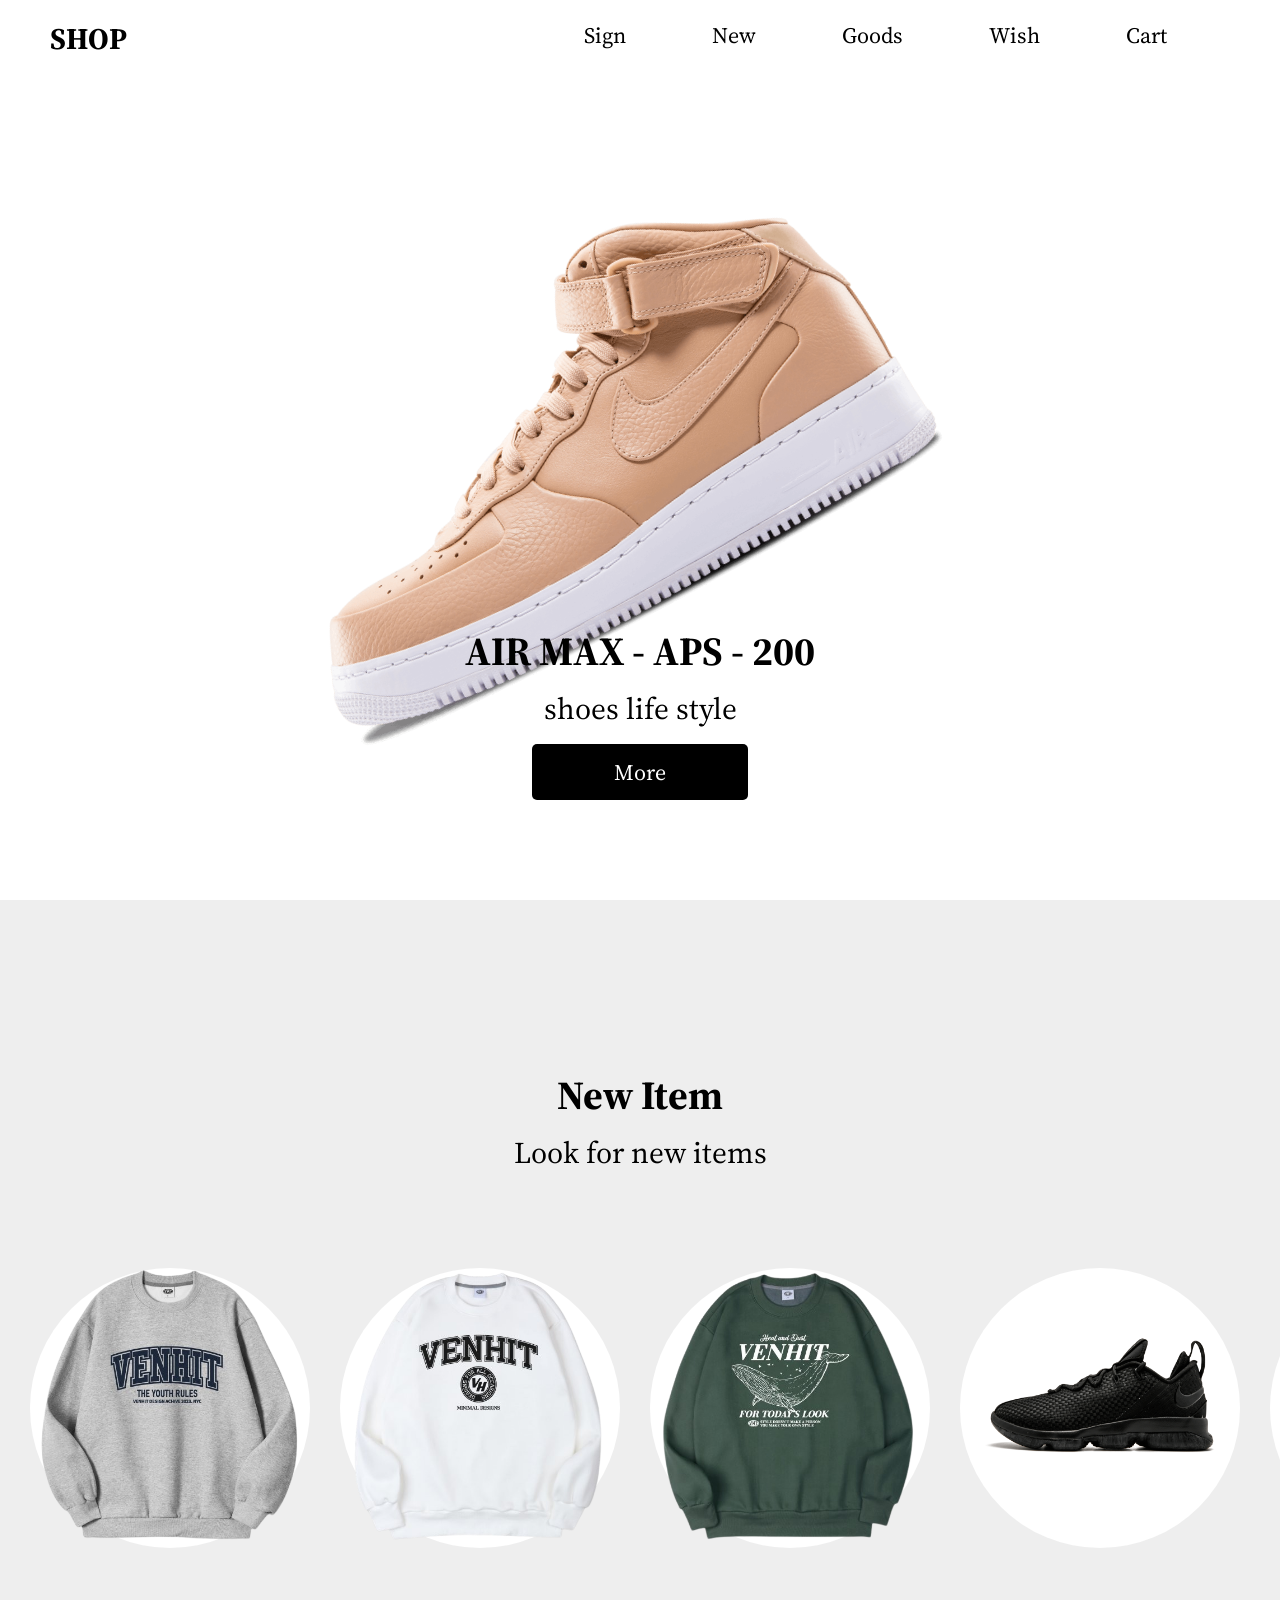
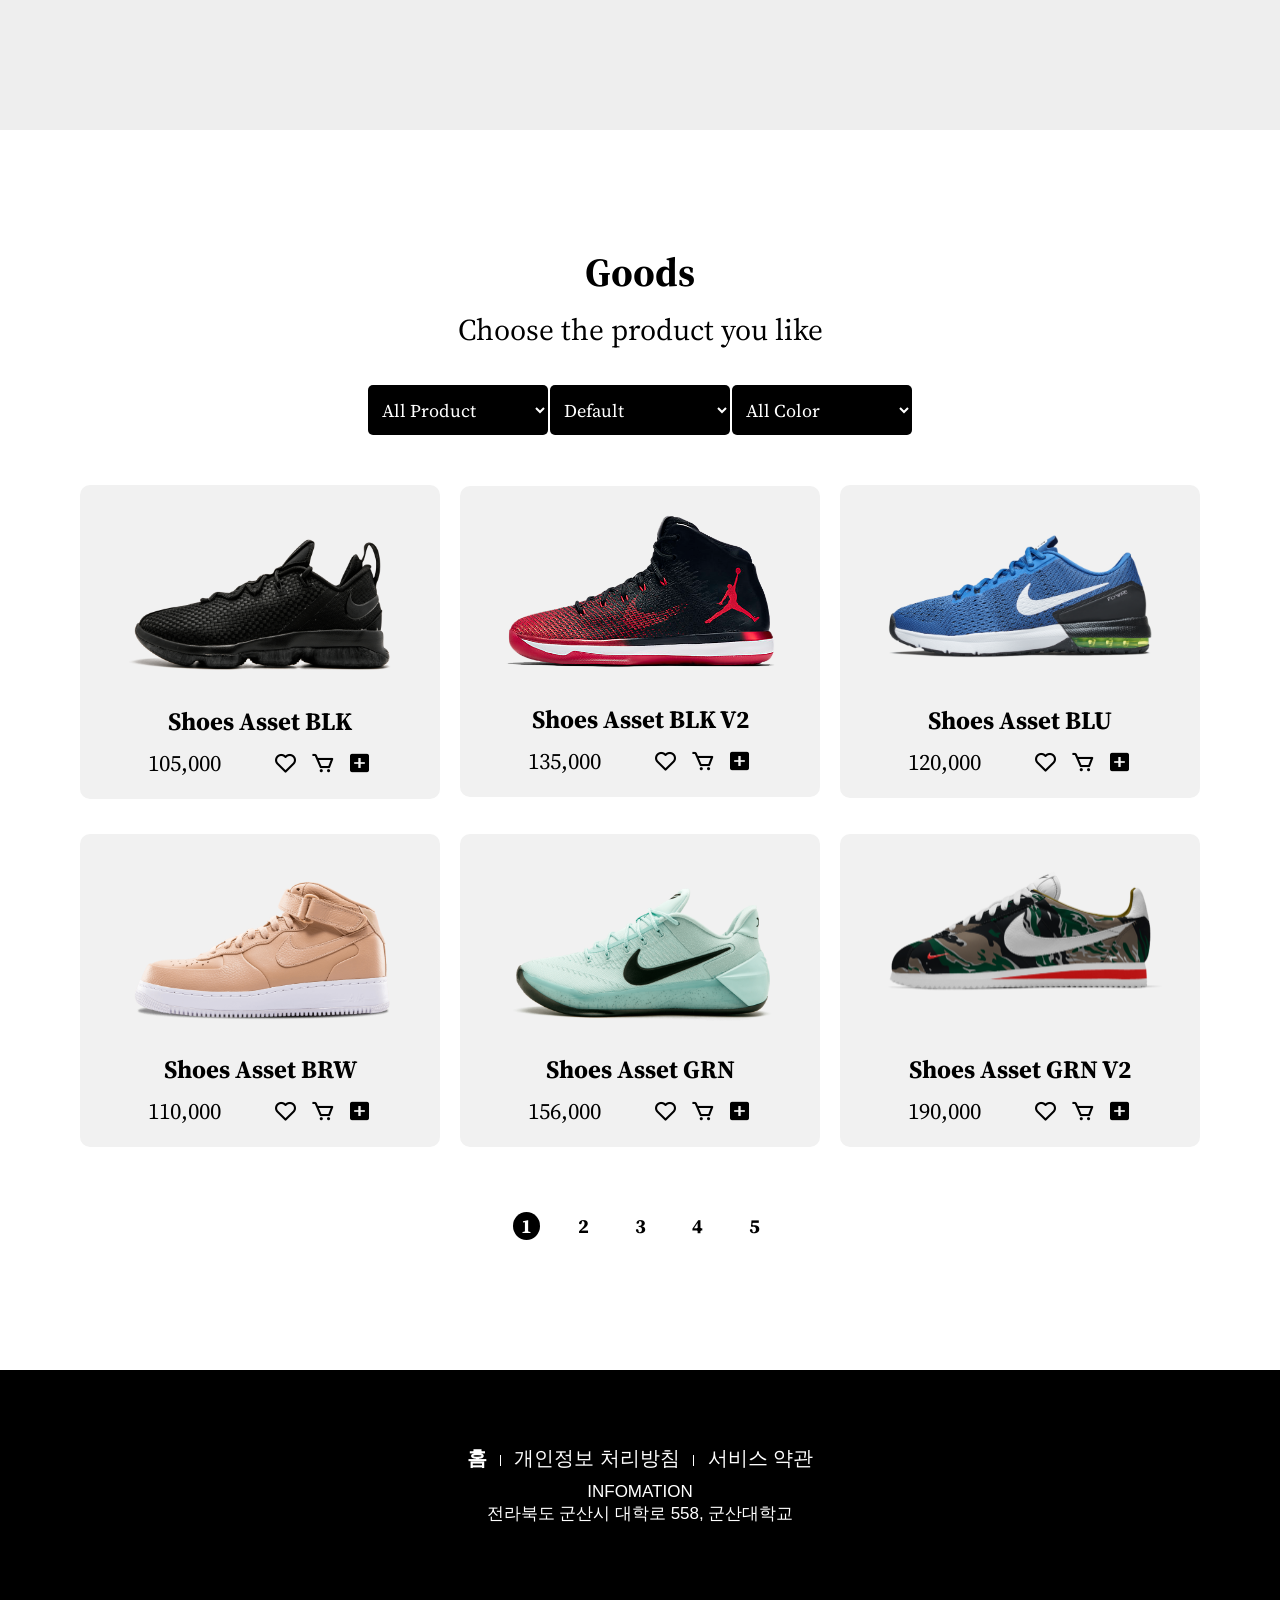
<file: index.html>
<!DOCTYPE html>
<html lang="en">
  <head>
    <meta charset="UTF-8" />
    <meta name="viewport" content="width=device-width, initial-scale=1.0" />
    <link rel="stylesheet" href="./css/reset.css" />
    <link rel="stylesheet" href="./css/style.css" />
    <!-- icon -->
    <link
      href="https://unpkg.com/boxicons@2.0.7/css/boxicons.min.css"
      rel="stylesheet"
    />
    <!-- font -->
    <link rel="preconnect" href="https://fonts.gstatic.com" />
    <link
      href="https://fonts.googleapis.com/css2?family=Source+Serif+Pro:wght@400;700&display=swap"
      rel="stylesheet"
    />
    <title>A Mall</title>
  </head>
  <body>
    <!-- header -->
    <header data-include-path="header.html"></header>
    <!-- landing Page -->
    <section id="home" class="home">
      <div class="landing">
        <div class="landing-image-box">
          <img src="./assets/shoes_brown2.png" alt="shoes-image" />
        </div>
        <div class="landing-desc-box">
          <div class="sec-top">
            <h2 class="sec-tit">AIR MAX - APS - 200</h2>
            <p class="sec-desc">shoes life style</p>
          </div>
          <a href="detail.html?8" class="landing-detail-link">More</a>
        </div>
      </div>
    </section>
    <div id="login-popup" class="hidden">
        <form id="login-form">
             <h1>Sign In</h1> <br>
            <label for="username">Username:</label>
            <input type="text" id="username" name="username" required> <br> <br>

            <label for="password">Password:</label>
            <input type="password" id="password" name="password" required> <br> <br>

            <button type="submit" style="font-size:1.8rem;">Sign In</button>
            <div style="float: right; font-size:1.5rem; margin-right:3px;">
              <a href="register.html">Sign Up</a>
            </div>
        </form>
    </div>
    <!-- new item-->
    <section id="new" class="new-page">
      <div class="sec-top new-top">
        <h1 class="sec-tit new-tit">New Item</h1>
        <p class="sec-desc">Look for new items</p>
      </div>
      <ul class="new-box">
        <li class="new-box-list">
          <a href="detail.html?105" class="new-item-link">
            <img
              src="./assets/cloth_venhit_grey.png"
              alt="new goods"
              class="new-item2"
            />
          </a>
        </li>
        <li class="new-box-list">
          <a href="detail.html?106" class="new-item-link">
            <img
              src="./assets/cloth_venhit_white.png"
              alt="new goods"
              class="new-item2"
            />
          </a>
        </li>
        <li class="new-box-list">
          <a href="detail.html?107" class="new-item-link">
            <img
              src="./assets/cloth_venhit_green.png"
              alt="new goods"
              class="new-item2"
            />
          </a>
        </li>
        <li class="new-box-list">
          <a href="detail.html?1" class="new-item-link">
            <img
              src="./assets/shoes_black.png"
              alt="new goods"
              class="new-item"
            />
          </a>
        </li>
        <li class="new-box-list">
          <a href="detail.html?18" class="new-item-link">
            <img
              src="./assets/shoes_yellow2.png"
              alt="new goods"
              class="new-item"
            />
          </a>
        </li>
        <li class="new-box-list">
          <a href="detail.html?14" class="new-item-link">
            <img
              src="./assets/shoes_red3.png"
              alt="new goods"
              class="new-item"
            />
          </a>
        </li>
        <li class="new-box-list">
          <a href="detail.html?5" class="new-item-link">
            <img
              src="./assets/shoes_green.png"
              alt="new goods"
              class="new-item"
            />
          </a>
        </li>
        <li class="new-box-list">
          <a href="detail.html?8" class="new-item-link">
            <img
              src="./assets/shoes_pink.png"
              alt="new goods"
              class="new-item"
            />
          </a>
        </li>
      </ul>
    </section>

    <!-- goods -->
    <main id="goods" class="goods-page">
      <div class="sec-top">
        <h1 class="sec-tit">Goods</h1>
        <p class="sec-desc goods-desc">Choose the product you like</p>
      </div>
      <div class="goods-sort">
          <select name="category-choice" class="goods-item category-item">
          <option selected>All Product</option>
          <option
            data-key="category"
            data-value="shoes"
            class="choice-sort select-shoes"
          >
            Shoes
          </option>
          <option
            data-key="category"
            data-value="cloth"
            class="choice-sort select-cloth"
          >
            Cloth
          </option>
        </select>
        <select name="sort-choice" class="goods-item price-item">
          <option value="default">Default</option>
          <option value="lowToHigh">Low to High</option>
          <option value="highToLow">High to Low</option>
        </select>
        <select name="color-choice" class="goods-item color-item">
          <option selected>All Color</option>
          <option
            data-key="color"
            data-value="black"
            class="choice-sort select-black"
          >
            Black
          </option>
          <option
            data-key="color"
            data-value="blue"
            class="choice-sort select-blue"
          >
            Blue
          </option>
          <option
            data-key="color"
            data-value="brown"
            class="choice-sort select-brown"
          >
            Brown
          </option>
          <option
            data-key="color"
            data-value="green"
            class="choice-sort select-green"
          >
            Green
          </option>
          <option
            data-key="color"
            data-value="grey"
            class="choice-sort select-grey"
          >
            Grey
          </option>
          <option
            data-key="color"
            data-value="pink"
            class="choice-sort select-pink"
          >
            Pink
          </option>
          <option
            data-key="color"
            data-value="purple"
            class="choice-sort select-purple"
          >
            Purple
          </option>
          <option
            data-key="color"
            data-value="red"
            class="choice-sort select-red"
          >
            Red
          </option>
          <option
            data-key="color"
            data-value="white"
            class="choice-sort select-white"
          >
            White
          </option>
          <option
            data-key="color"
            data-value="yellow"
            class="choice-sort select-yellow"
          >
            Yellow
          </option>
        </select>
      </div>
      <ul class="goods-container"></ul>
      <ol class="goods-pagination"></ol>
        
    </main>
 <style>
      /* Add the following style to set the footer initially hidden */
      footer {
        position: fixed;
        bottom: 0;
        left: 0;
        width: 100%;
        background-color: #333;
        color: #fff;
        padding: 10px;
        display: none;
        text-align: center;
      }
    </style>
    <!-- footer -->
    <footer data-include-path="footer.html">
      This is the footer.
    </footer>
    <script type="module" src="./js/main.js"></script>
    <script type="module" src="./js/loadItem.js"></script>
    <script>
      document.addEventListener("DOMContentLoaded", function () {
        let scrolled = false;
        const footer = document.querySelector("footer");

        function showFooterOnScroll() {
          // Check if the user has scrolled to the bottom
          if (
            window.innerHeight + window.scrollY >=
            document.body.scrollHeight
          ) {
            // If scrolled is false, set it to true and return
            if (!scrolled) {
              scrolled = true;
              return;
            }

            // If scrolled is true, show the footer
            footer.style.display = "block";
          } else {
            // If not at the bottom, hide the footer
            footer.style.display = "none";
          }
        }

        // Attach the showFooterOnScroll function to the scroll event
        window.addEventListener("scroll", showFooterOnScroll);
      });
    </script>
  </body>
</html>
</file>
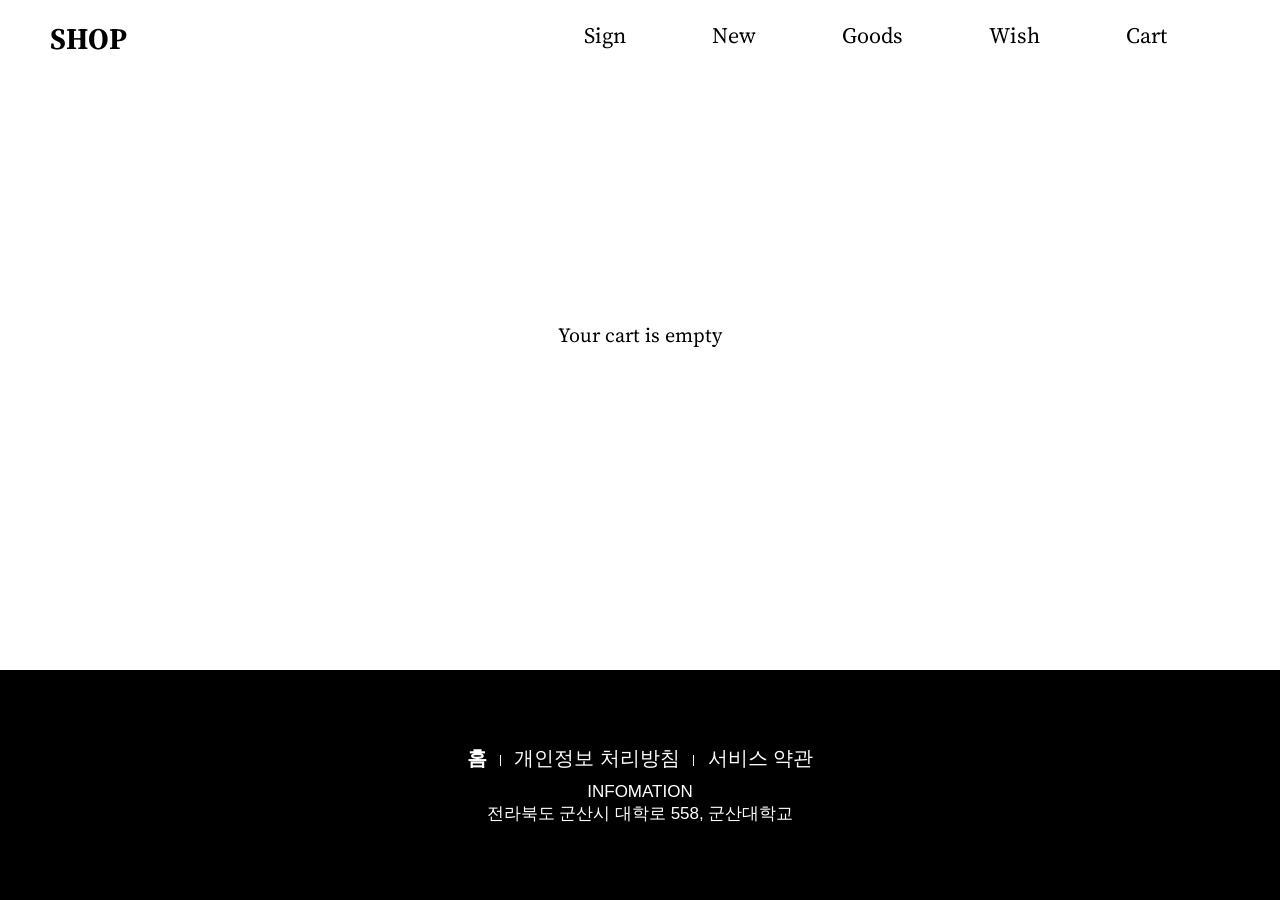
<file: cart.html>
<!DOCTYPE html>
<html lang="en">
  <head>
    <meta charset="UTF-8" />
    <meta name="viewport" content="width=device-width, initial-scale=1.0" />
    <link rel="stylesheet" href="./css/reset.css" />
    <link rel="stylesheet" href="./css/style.css" />
    <link rel="stylesheet" href="./css/cart.css" />
    <link
      href="https://unpkg.com/boxicons@2.0.7/css/boxicons.min.css"
      rel="stylesheet"
    />
    <link rel="preconnect" href="https://fonts.gstatic.com" />
    <link
      href="https://fonts.googleapis.com/css2?family=Source+Serif+Pro:wght@400;700&display=swap"
      rel="stylesheet"
    />
    <title>ShoesMall</title>
  </head>
  <body>
    <!-- header -->
    <header data-include-path="header.html"></header>

    <!-- cart -->
    <section class="cart-page">
      <div class="empty">
        <p>Your cart is empty</p>
      </div>
      <div class="cart-container-box hidden">
        <ul class="cart-container"></ul>
        <div class="cart-total">
          <dl class="total">
            <dt class="total-title">Total</dt>
            <dd id = "saint" class="total-price"></dd>
          </dl>
        </div>
        <button class="control-btn total-order">Order selected Items </button>
      </div>
        <div class="order-popup hidden">
          <div class="popup-container">
            <h1>Order Information</h1>
            <form action="#">
              <label for="name"> <br> 주문자 이름:</label>
              <input type="text" id="name" name="name" required>
              <label for="phone">전화번호:</label> 
              <input type="phone" id="phone" name="phone" required>
              <label for="shippingAddress">주소:</label>
              <textarea id="shippingAddress" name="shippingAddress" rows="3" required></textarea>
              <label for="orderMessage">특이사항:</label>
              <textarea id="orderMessage" name="shippingAddress" rows="1" required></textarea> <br>
              <dd id="saint" class="total-price"></dd>
              <input type="submit" class="control-btn" value="Submit Order">
            </form>
          </div>
        </div>
            </section>
    <!-- footer -->
    <footer data-include-path="footer.html"></footer>
    <script type="module" src="./js/main.js"></script>
    <script type="module" src="./js/loadItem.js"></script>
    <script type="module" src="./js/cartPage.js"></script>
  </body>
</html>
</file>
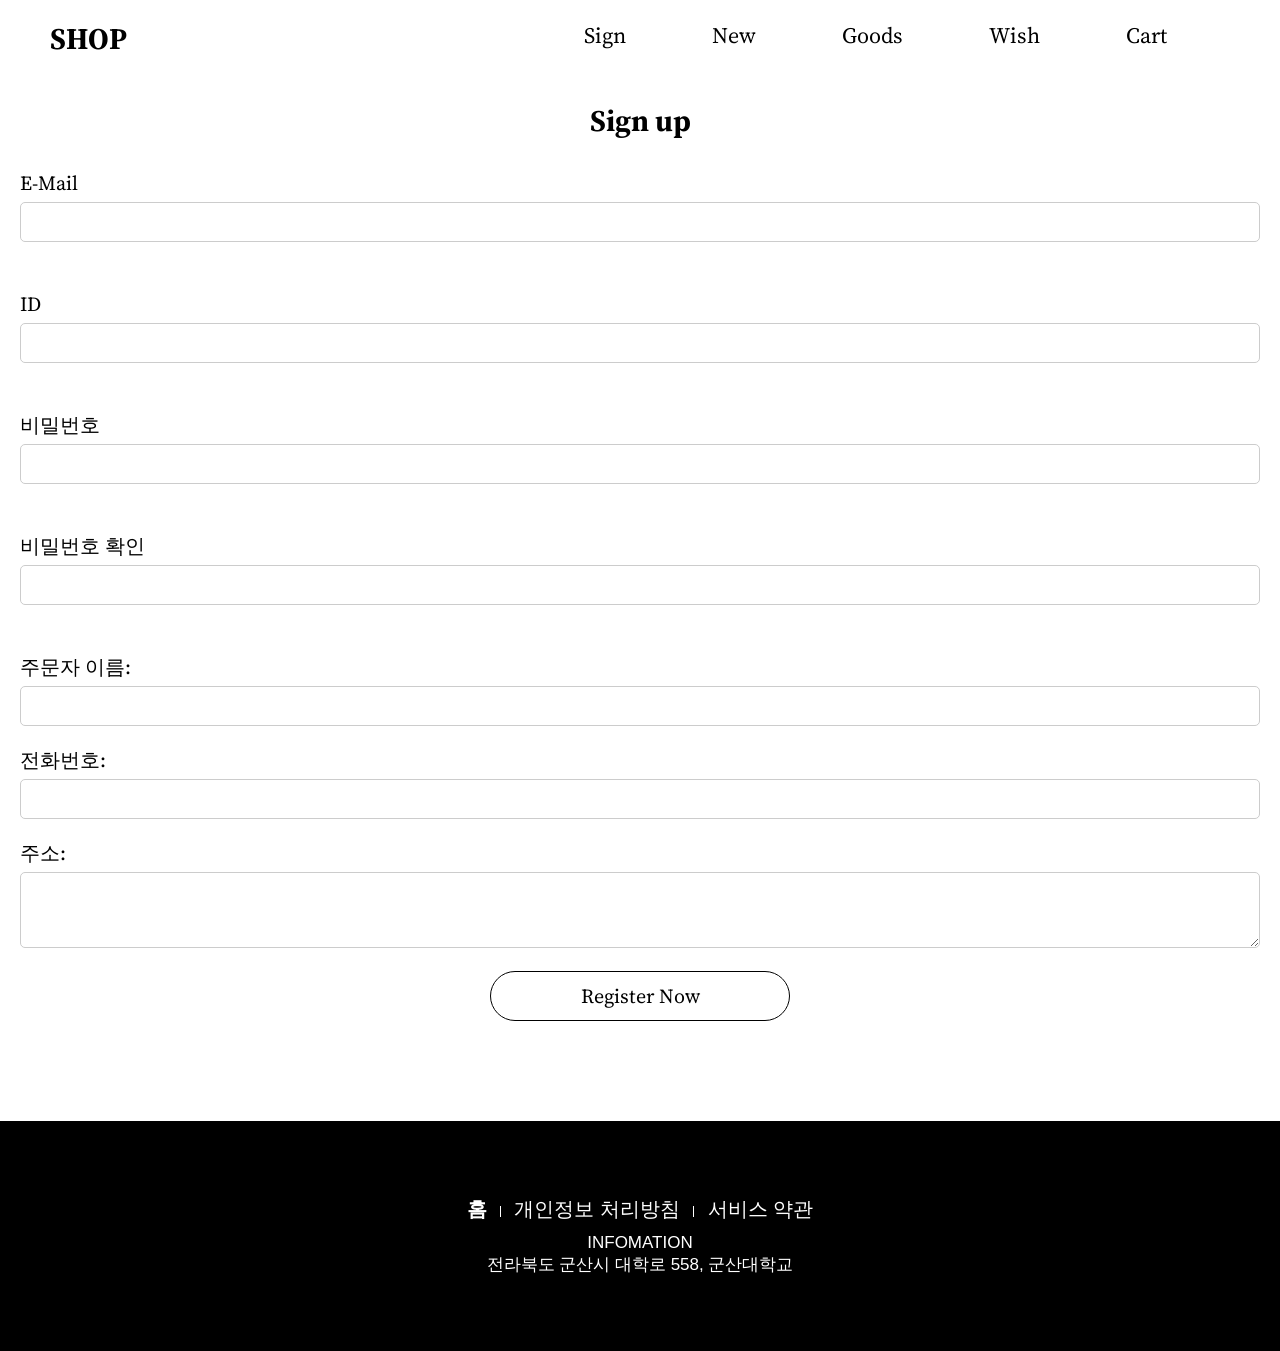
<file: register.html>
<!DOCTYPE html>
<html lang="en">
  <head>
    <meta charset="UTF-8" />
    <meta name="viewport" content="width=device-width, initial-scale=1.0" />
    <link rel="stylesheet" href="./css/reset.css" />
    <link rel="stylesheet" href="./css/style.css" />
    <link rel="stylesheet" href="./css/detail.css" />
    <link
      href="https://unpkg.com/boxicons@2.0.7/css/boxicons.min.css"
      rel="stylesheet"
    />
    <link rel="preconnect" href="https://fonts.gstatic.com" />
    <link
      href="https://fonts.googleapis.com/css2?family=Source+Serif+Pro:wght@400;700&display=swap"
      rel="stylesheet"
    />
    <title>A Mall</title>
  </head>
  <body>
    <!-- header -->
    <header data-include-path="header.html"></header>

    <!-- goods detail-->
    <main class="detail-page">
      <div class="sba">
          <h1>Sign up</h1>
            <form action="#">
              <label for="email"> <br> E-Mail</label>
              <input type="email" id="email" name="email" required>
              <label for="account"> <br> ID </label>
              <input type="text" id="account" name="account" required>
              <label for="password"> <br> 비밀번호 </label>
              <input type="password" id="password" name="password" required>
              <label for="password"> <br> 비밀번호 확인 </label>
              <input type="password" id="password" name="password" required>  
              <label for="name"> <br> 주문자 이름:</label>
              <input type="text" id="name" name="name" required>
              <label for="phone">전화번호:</label> 
              <input type="phone" id="phone" name="phone" required>
              <label for="shippingAddress">주소:</label>
              <textarea id="shippingAddress" name="shippingAddress" rows="3" required></textarea>
              <input type="submit" class="control-btn" value="Register Now">
            </form>
      </div>
    </main>

    <!-- footer -->
    <footer data-include-path="footer.html"></footer>

    <script type="module" src="./js/main.js"></script>
    <script type="module" src="./js/loadItem.js"></script>
  </body>
</html>
</file>
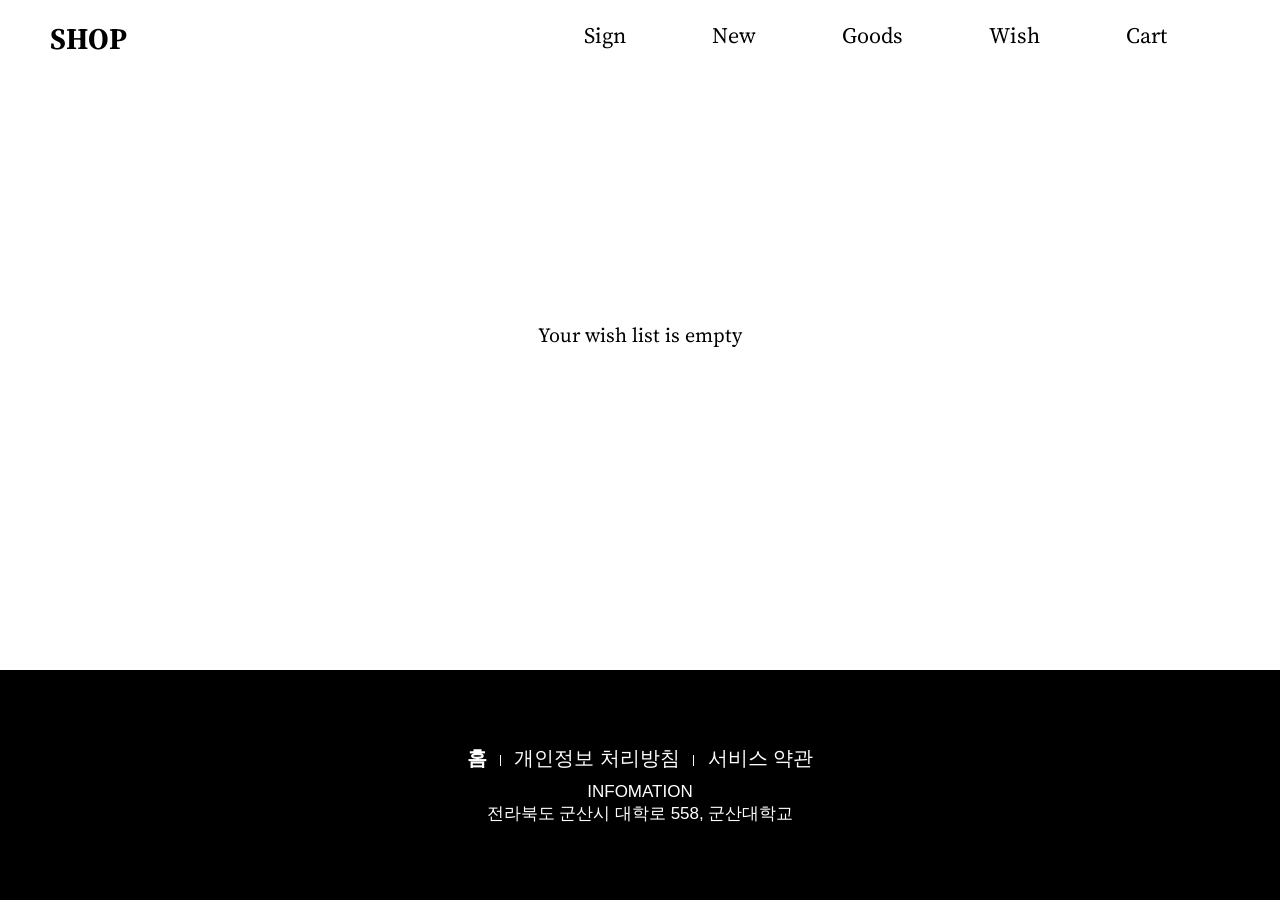
<file: wishlist.html>
<!DOCTYPE html>
<html lang="en">
  <head>
    <meta charset="UTF-8" />
    <meta name="viewport" content="width=device-width, initial-scale=1.0" />
    <link rel="stylesheet" href="./css/reset.css" />
    <link rel="stylesheet" href="./css/style.css" />
    <link rel="stylesheet" href="./css/wishlist.css" />
    <link
      href="https://unpkg.com/boxicons@2.0.7/css/boxicons.min.css"
      rel="stylesheet"
    />
    <link rel="preconnect" href="https://fonts.gstatic.com" />
    <link
      href="https://fonts.googleapis.com/css2?family=Source+Serif+Pro:wght@400;700&display=swap"
      rel="stylesheet"
    />
    <title>A Mall</title>
  </head>
  <body>
    <!-- header -->
    <header data-include-path="header.html"></header>

    <!-- good -->
    <section class="wish-page">
      <div class="empty">
        <p>Your wish list is empty</p>
      </div>
      <ul class="wish-container"></ul>
    </section>

    <!-- footer -->
    <footer data-include-path="footer.html"></footer>

    <script type="module" src="./js/main.js"></script>
    <script type="module" src="./js/loadItem.js"></script>
    <script type="module" src="./js/wishList.js"></script>
  </body>
</html>
</file>
<file: css/style.css>
@charset "utf-8";

.sec-top {
  text-align: center;
  padding: 1.5rem;
}

.sec-top .sec-tit {
  font-size: 3rem;
  margin-bottom: 1rem;
}

.sec-top .sec-desc {
  font-size: 2.7rem;
}

.top-cart-count {
  text-align: center;
  background-color: black;
  color: white;
  border-radius: 50%;
}

.control-btn {
  display: block;
  border: 1px solid black;
  border-radius: 30px;
  padding: 1rem;
  text-align: center;
}

.control-btn:hover {
  background-color: black;
  color: white;
  transition: 100ms all ease-out;
}

/* mobile */
/* header-nav */
.top {
  width: 100vw;
  z-index: 1;
}

.top-nav {
  display: flex;
  justify-content: space-between;
  padding: 1rem;
  font-size: 2rem;
  position: fixed;
  width: 100%;
  top: 0;
  left: 0;
  z-index: 1;
  -webkit-box-sizing: border-box;
  -moz-box-sizing: border-box;
  box-sizing: border-box;
}

.top-nav.back-color {
  background-color: white;
  transition: 0.6s;
}

.top-nav .top-title {
  font-size: 3.5rem;
  position: relative;
  top: 0.2rem;
  font-weight: 700;
}

.top-nav .top-nav-modal {
  background: transparent;
  border: none;
  padding: 0.5rem;
  font-size: 2.5rem;
  position: relative;
  top: 0.3rem;
}

.top-nav .top-nav-cart {
  font-size: 2.5rem;
  padding: 0.5rem;
  position: relative;
  top: 0.3rem;
}

.top-nav .top-nav-cart .count-mobile {
  position: absolute;
  width: 1.8rem;
  font-size: 1.4rem;
  top: -1px;
  right: 0;
}

.top-nav .top-category {
  display: none;
}

.top-nav-category {
  background-color: rgba(26, 25, 25, 0.87);
  width: 70%;
  height: 100%;
  position: fixed;
  top: 0;
  left: -100%;
  transition: 0.4s;
  z-index: 1;
}

.top-nav-category.open {
  left: 0;
}

.top-nav-category .category-close {
  position: absolute;
  top: 20px;
  right: 20px;
  padding: 10px;
  background: transparent;
  border: none;
  font-size: 1.8rem;
}

.top-nav-category .category-box {
  margin-top: 100px;
}

.top-nav-category .category-item {
  font-size: 1.5rem;
  list-style: none;
  text-align: center;
}

.top-nav-category .category-item a {
  display: block;
  width: 100%;
  padding: 1em 0;
  color: white;
}

/* section-landing */
.home {
  height: 100vh;
}

.landing {
  display: flex;
  height: inherit;
  flex-direction: column;
  align-items: center;
  justify-content: center;
  overflow: hidden;
}

.landing .landing-image-box {
  position: relative;
  top: 2rem;
}

.landing .landing-image-box img {
  display: block;
  height: 60rem;
  transform: rotate(-28deg);
}

.landing .landing-desc-box {
  text-align: center;
  position: absolute;
  bottom: 5rem;
}

.landing-desc-box .landing-detail-link {
  display: block;
  padding: 1rem;
  width: 50%;
  font-size: 1.8rem;
  background-color: black;
  color: white;
  border-radius: 5px;
  margin: 0 auto;
}

/* section-new */
.new-page {
  display: flex;
  flex-direction: column;
  justify-content: center;
  height: 70vh;
  padding: 5rem 0;
  background-color: rgb(238, 238, 238);
}

.new-top {
  margin-bottom: 5rem;
}

.new-box {
  display: flex;
  padding: 3rem;
  overflow-x: scroll;
  overflow-y: hidden;
}

.stop-scrolling {
  height: 100%;
  overflow: hidden;
}

.new-box .new-box-list {
  width: 15rem;
  height: 15rem;
  background-color: white;
  border-radius: 50%;
  margin-right: 1rem;
}

.new-item-link:hover {
  transition: all 0.1s;
  background-color: rgba(192, 192, 192, 0.644);
}

.new-item-link:hover .new-item {
  transition: all 0.1s;
  transform: scale(1.05);
}
.new-item-link:hover .new-item2 {
  transition: all 0.1s;
  transform: scale(1.05);
}

.new-box-list .new-item-link {
  display: block;
  border-radius: 50%;
  width: inherit;
  height: inherit;
}

.new-box-list .new-item-link .new-item {
  display: block;
  width: inherit;
  height: auto;
  position: relative;
  top: 22px;
}
.new-box-list .new-item-link .new-item2 {
  display: block;
  width: inherit;
  height: auto;
  position: relative;
  top: 22px;
}

/* section-goods */
.goods-page {
  padding: 8rem 3.5rem;
}

.goods-page .sec-top {
  margin-bottom: 2rem;
}

.goods-page .sec-top .goods-desc {
  font-size: 2.2rem;
}

.goods-page .goods-sort {
  margin-bottom: 5rem;
  text-align: center;
}

.goods-page .goods-sort .goods-item {
  background-color: black;
  color: white;
  padding: 1rem;
  border: none;
  border-radius: 5px;
  width: 13rem;
  height: 2rem;
  font-size: 1.8rem;
}

.goods-page .goods-container {
  display: flex;
  justify-content: center;
  align-items: center;
  flex-flow: wrap;
}

.goods-card {
  padding: 2rem;
  background-color: rgb(241, 241, 241);
  border-radius: 10px;
  margin-bottom: 3.5rem;
}

.goods-card .card-img-box {
  width: 100%;
}

.goods-card .card-img-box .card-img {
  display: block;
  width: inherit;
}

.goods-card .card-info {
  text-align: center;
}

.card-info .card-title {
  font-weight: 700;
  font-size: 2.5rem;
  margin: 0.7rem 0;
}

.card-info .card-precis .card-price {
  font-size: 2rem;
  margin-right: 4rem;
}

.card-info .card-precis .card-icon {
  position: relative;
  top: 1px;
  border: none;
  font-size: 2rem;
  background-color: transparent;
}

.card-info .card-precis .card-icon {
  margin-left: 1rem;
}

/* section-goods-pagination */
.goods-page .goods-pagination {
  display: flex;
  justify-content: center;
  padding: 3rem 0;
}

.goods-pagination .page-list .page-btn {
  font-weight: 700;
  font-size: 2rem;
  text-align: center;
  width: 2.7rem;
}

.active {
  color: white;
  background-color: black;
  border-radius: 50%;
}

.page-list + .page-list {
  margin-left: 3rem;
}
/* footer */
.info-page {
  font-family: "Noto Sans KR", sans-serif;
  background-color: black;
  height: 23rem;
  display: flex;
  flex-direction: column;
  justify-content: center;
  align-items: center;
}

.info-page .inner-info-box {
  display: flex;
  justify-content: center;
  margin-bottom: 1rem;
  font-size: 1.5rem;
}

.list-info + .list-info {
  margin-left: 0.5rem;
}

.list-info + .list-info::before {
  content: "";
  display: inline-block;
  width: 1px;
  height: 11px;
  background-color: white;
  vertical-align: -1px;
  margin: 0 8px;
}

.info-page .inner-info-box .list-info .info {
  color: white;
}

.footer-tit {
  font-weight: bold;
}

.info-page .inner-copyright {
  color: white;
  font-size: 1.3rem;
  text-align: center;
}

/* iPhone 5 */
@media only screen and (max-width: 375px) {
  .sec-top .sec-tit {
    font-size: 2.7rem;
    margin-bottom: 1rem;
  }

  .sec-top .sec-desc {
    font-size: 2.4rem;
  }

  /* header-nav */
  .top-nav .top-title {
    font-size: 2.8rem;
  }

  /* section-landing */
  .landing .landing-image-box img {
    height: 50rem;
  }

  .landing-desc-box .landing-desc .card-tit {
    font-size: 2.8rem;
  }

  /* section-new */
  .landing .landing-image-box {
    left: -2rem;
  }
  .new-box .new-box-list {
    width: 15rem;
  }

  /* section-goods */
  .goods-page .sec-top .goods-desc {
    font-size: 1.7rem;
  }

  /* pagination */
  .page-list + .page-list {
    margin-left: 1.8rem;
  }

  /* footer */
  .info-page .inner-info-box {
    font-size: 1.2rem;
  }

  .info-page .inner-copyright {
    font-size: 1.1rem;
  }
}

/* 768px - 1024px */
@media only screen and (min-width: 768px) {
  .sec-top .sec-tit {
    font-size: 5rem;
    margin-bottom: 1rem;
  }

  .sec-top .sec-desc {
    font-size: 4rem;
  }

  /* header-nav */
  .top-nav {
    padding: 2rem;
  }

  .top-nav .top-title {
    font-size: 4rem;
    padding: 0 3.5rem;
  }

  .top-nav .top-cart .count-mobile {
    display: none;
  }

  .top-nav .top-category {
    display: block;
  }

  .top-nav .top-category .category-box {
    display: flex;
    position: relative;
    top: -3px;
  }

  .top-nav .top-category .category-box .category-item {
    font-size: 3rem;
    padding: 1rem;
    margin-right: 2.5rem;
  }

  .category-item .top-cart .count-desk {
    display: inline-block;
    position: relative;
    top: -2px;
    width: 2.5rem;
    font-size: 2rem;
  }

  .top .top-nav-category .category-close {
    display: none;
  }

  .top-nav .top-nav-modal {
    display: none;
  }

  .top-nav .top-nav-cart {
    display: none;
  }

  /* section-landing */
  .landing .landing-image-box {
    top: -5rem;
    left: -7rem;
  }

  .landing .landing-image-box img {
    height: 50rem;
  }

  .landing .landing-desc-box {
    bottom: 10rem;
  }

  .landing-desc-box .landing-detail-link {
    padding: 1.3rem;
    font-size: 3rem;
  }

  /* section-new */
  .new-box .new-box-list {
    width: 28rem;
    height: 28rem;
    margin-right: 3rem;
  }

  .new-box-list .new-item-link .new-item {
    top: 40px;
  }
 .new-box-list .new-item-link .new-item2 {
    top: 0px;
  }
  /* section-goods */
  .goods-page .sec-top .goods-desc {
    font-size: 4rem;
  }

  .goods-page .goods-sort .goods-item {
    width: 28rem;
    height: 4rem;
    font-size: 3rem;
  }

  .goods-page .goods-container {
    justify-content: space-around;
  }

  .goods-container .goods-card {
    width: 40%;
  }
  .card-info .card-precis .card-price {
    font-size: 2.3rem;
  }

  .card-info .card-precis .card-icon {
    top: 2px;
    font-size: 2.5rem;
  }
  /* footer */
  .info-page {
    height: 30rem;
  }

  .info-page .inner-info-box {
    font-size: 2.4rem;
  }

  .info-page .inner-copyright {
    font-size: 2.1rem;
  }
}

/* desktop */
@media only screen and (min-width: 1025px) {
  .sec-top .sec-tit {
    font-size: 4rem;
  }

  .sec-top .sec-desc {
    font-size: 3rem;
  }
  /* header-nav */
  .top-nav {
    padding: 1rem;
  }

  .top-nav .top-title {
    font-size: 3rem;
    padding: 0 4rem;
    position: relative;
    top: 0.8rem;
  }

  .top-nav .top-category .category-box .category-item {
    font-size: 2.2rem;
    padding: 1.3rem;
    margin-right: 6rem;
  }

  /* section-landing */
  .landing .landing-image-box {
    top: 0rem;
  }

  .landing-desc-box .landing-detail-link {
    font-size: 2.2rem;
    transition: background 150ms ease-out;
  }

  .landing-desc-box .landing-detail-link:hover {
    background: none;
    color: black;
  }

  /* section-new */
  .new-page {
    padding: 10rem 0;
  }

  .new-page .new-box::-webkit-scrollbar {
    display: none;
  }

  /* section-goods */
  .card-info .card-precis .card-icon {
    top: 3px;
    font-size: 2.5rem;
  }

  .goods-page {
    padding: 10rem 7rem;
  }

  .goods-page .goods-sort .goods-item {
    width: 16rem;
    height: 3rem;
    font-size: 1.8rem;
  }

  .goods-page .sec-top .goods-desc {
    font-size: 3rem;
  }

  .goods-container .goods-card {
    width: 28%;
  }

  /* footer */
  .info-page {
    height: 23rem;
  }

  .info-page .inner-info-box {
    font-size: 2rem;
  }

  .info-page .inner-copyright {
    font-size: 1.7rem;
  }

#login-popup {
    position: fixed;
    top: 50%;
    left: 50%;
    transform: translate(-50%, -50%);
    width: 300px;
    background-color: #fff;
      box-shadow: 0 0 20px rgba(0, 0, 0, 0.3);
  border-radius: 10px;
    padding: 20px;
    border: 1px solid #ccc;
    display: none;
    z-index: 10;
}
 h1 {
  font-size: 3rem;
  text-align: center;
}

input, textarea {
  width: 100%;
  padding: 10px;
  margin-bottom: 20px;
  border: 1px solid #ccc;
  border-radius: 5px;
  box-sizing: border-box;
}
input[type="submit"] {
  background-color: #fff;
  width:300px;
  max-width: 70%;
  font-size: 2rem;
  margin: 0 auto;
}

label {
  display: block;
  text-align: left;
  font-size: 2rem;
  margin-bottom: 5px;
}
</file>
<file: css/cart.css>
.hidden {
  display: none;
}

.empty {
  text-align: center;
  font-size: 2rem;
}

/* cart */
.cart-page {
  display: flex;
  flex-direction: column;
  justify-content: center;
  align-items: center;
  padding: 10rem 0;
}

.cart-container-box {
  width: 100%;
}

.cart-container {
  width: 80%;
  margin: 0 auto;
}

.cart-container .cart-goods {
  width: 100%;
  height: 10rem;
  display: flex;
  justify-content: center;
  border-bottom: 1px solid black;
}

.cart-container .cart-goods .goods-thumb {
  margin: auto 0;
}

.cart-container .cart-goods .goods-thumb img {
  width: 100px;
}

.cart-container .cart-goods .cart-info-box {
  width: inherit;
  display: flex;
  justify-content: space-between;
  align-items: center;
  margin-left: 3rem;
}

.cart-info-box .item-info .info-name {
  font-size: 1.2rem;
  font-weight: 700;
  margin-bottom: 0.8rem;
}

.cart-info-box .item-info .info-price {
  font-size: 1.3rem;
  margin-bottom: 0.5rem;
}

.cart-info-box .item-info .item-remove {
  font-size: 1.2rem;
  border-bottom: 1px solid black;
}

.cart-info-box .item-control .item-count {
  min-width: 50px;
  text-align: center;
  margin-bottom: 0.5rem;
}

.item-control .item-count .count {
  position: relative;
  top: -2px;
  font-weight: 700;
  font-size: 1.3rem;
}

.item-control .single-total-price {
  font-size: 1.3rem;
  text-align: center;
}

/* total */
.cart-page .cart-total {
  width: 80%;
  border-bottom: 1px solid black;
  margin: 0 auto;
}

.cart-page .cart-total .total {
  display: flex;
  justify-content: space-around;
  padding: 3rem 0;
  font-size: 1.5rem;
}

.cart-page .cart-total .total .total-title {
  font-weight: 700;
}

.cart-page .total-order {
  font-size: 1.3rem;
  width: 15rem;
  padding: 1.3rem;
  margin: 3rem auto;
}

/*팝업 관련*/
.order-popup {
  position: fixed;
  top: 50%;
  left: 50%;
  transform: translate(-50%, -50%);
  background-color: #fff;
  padding: 30px;
  box-shadow: 0 0 20px rgba(0, 0, 0, 0.3);
  border-radius: 10px;
  z-index: 999;
  max-width: 80%;
  overflow-y: auto;
  max-width: 80%;
  width: 500px;
}

.popup-container {
  text-align: center;
}

h1 {
  font-size: 3rem;
  text-align: center;
}

input, textarea {
  width: 100%;
  padding: 10px;
  margin-bottom: 20px;
  border: 1px solid #ccc;
  border-radius: 5px;
  box-sizing: border-box;
}
input[type="submit"] {
  background-color: #fff;
  width:300px;
  max-width: 70%;
  font-size: 2rem;
  margin: 0 auto;
}

label {
  display: block;
  text-align: left;
  font-size: 2rem;
  margin-bottom: 5px;
}

/* 배경 어둡게 만들기 */
body {
  position: relative;
}

.body-overlay {
  position: fixed;
  top: 0;
  left: 0;
  width: 100%;
  height: 100%;
  background-color: rgba(0, 0, 0, 0.5); /* 어두운 배경 색상 및 투명도 조절 */
  z-index: 998;
  display: none;
}

.order-popup.active + .body-overlay {
  display: block;
}

/*팝업 관련 끝 */


@media only screen and (min-width: 768px) {
  .cart-container .cart-goods .goods-thumb img {
    width: 200px;
  }

  .cart-container .cart-goods {
    height: 15rem;
  }
  .cart-container .cart-goods .cart-info-box {
    padding: 0 3rem;
  }

  .cart-info-box .item-info .info-name {
    font-size: 2.1rem;
  }

  .cart-info-box .item-info .info-price {
    font-size: 1.8rem;
  }

  .cart-info-box .item-info .item-remove {
    font-size: 1.5rem;
  }

  .cart-info-box .item-control {
    display: flex;
    justify-content: space-between;
    width: 200px;
  }

  .item-control .item-count {
    margin-bottom: 0;
  }

  .item-control .item-count .count {
    font-size: 2.1rem;
    top: -3px;
    margin: 0 1rem;
  }

  .item-control .item-count .count-minus {
    font-size: 1.8rem;
  }

  .item-control .item-count .count-plus {
    font-size: 2.1rem;
  }

  .item-control .single-total-price {
    font-size: 1.8rem;
  }

  /* total */
  .cart-page .cart-total .total {
    font-size: 1.8rem;
  }

  .cart-page .total-order {
    width: 20rem;
    padding: 1.5rem;
    font-size: 1.8rem;
  }
}
</file>
<file: css/detail.css>
/* detail */
.detail-page {
  padding: 10rem 2rem;
}

.detail-container {
  display: flex;
  flex-direction: column;
  justify-content: center;
  align-items: center;
}

.detail-container .detail-goods-photo {
  margin-bottom: 3rem;
  width: 350px;
}

.detail-container .detail-goods-photo img {
  width: 100%;
}

.detail-container .detail-info-box {
  padding: 1rem;
}

.detail-container .detail-info-box .detail-goods {
  margin-bottom: 3rem;
}

.detail-goods .detail-info {
  margin-bottom: 2rem;
}

.detail-goods .detail-info .detail-name {
  font-weight: 700;
  font-size: 3rem;
  margin-bottom: 2rem;
  text-align: center;
}
.detail-goods .detail-info .detail-price {
  font-size: 2rem;
  text-align: center;
}

.detail-goods .detail-summary {
  font-family: "Noto Sans KR", sans-serif;
  font-size: 1.5rem;
  text-align: center;
}

.detail-container .detail-info-box .detail-info-control {
  display: flex;
  flex-direction: column;
  align-items: center;
}

.detail-info-control .control-btn {
  width: 18rem;
  height: 2rem;
  font-size: 1.5rem;
}

.control-btn + .control-btn {
  margin-top: 2rem;
}

@media only screen and (max-width: 375px) {
  .detail-container .detail-goods-photo {
    width: 280px;
  }

  .detail-goods .detail-info .detail-name {
    font-size: 2.7rem;
  }

  .detail-goods .detail-info .detail-price {
    font-size: 1.6rem;
  }

  .detail-goods .detail-summary {
    font-size: 1.3rem;
  }
}

@media only screen and (min-width: 768px) {
  .detail-container .detail-goods-photo {
    width: 500px;
    margin: 0;
  }

  .detail-container .detail-info-box {
    padding: 5rem;
  }

  .detail-container .detail-info-box .detail-info-control {
    display: flex;
    flex-direction: row;
    justify-content: center;
  }

  .control-btn + .control-btn {
    margin-top: 0;
    margin-left: 3rem;
  }

  .detail-container .detail-info-box .detail-goods {
    margin-bottom: 5rem;
  }

  .detail-goods .detail-summary {
    width: 80%;
    margin: 0 auto;
  }
}

@media only screen and (min-width: 1025px) {
  .detail-container {
    flex-direction: row;
  }

  .detail-container .detail-info-box {
    width: 40%;
    padding-right: 0;
  }
}
</file>
<file: css/wishlist.css>
.wish-page {
  height: inherit;
  padding: 10rem 3.5rem;
}

.wish-page .empty {
  text-align: center;
  font-size: 2rem;
}

.hidden {
  display: none;
}

.wish-page .wish-container {
  display: flex;
  justify-content: center;
  align-items: center;
  flex-flow: wrap;
}

@media only screen and (min-width: 768px) {
  .wish-page .empty.show {
    font-size: 2.2rem;
  }

  .wish-page .wish-container {
    justify-content: space-around;
  }
  .wish-page .wish-container .goods-card {
    width: 40%;
    justify-content: space-around;
  }
}

@media only screen and (min-width: 769px) {
  .wish-page .wish-container .goods-card {
    width: 28%;
  }
}
</file>
